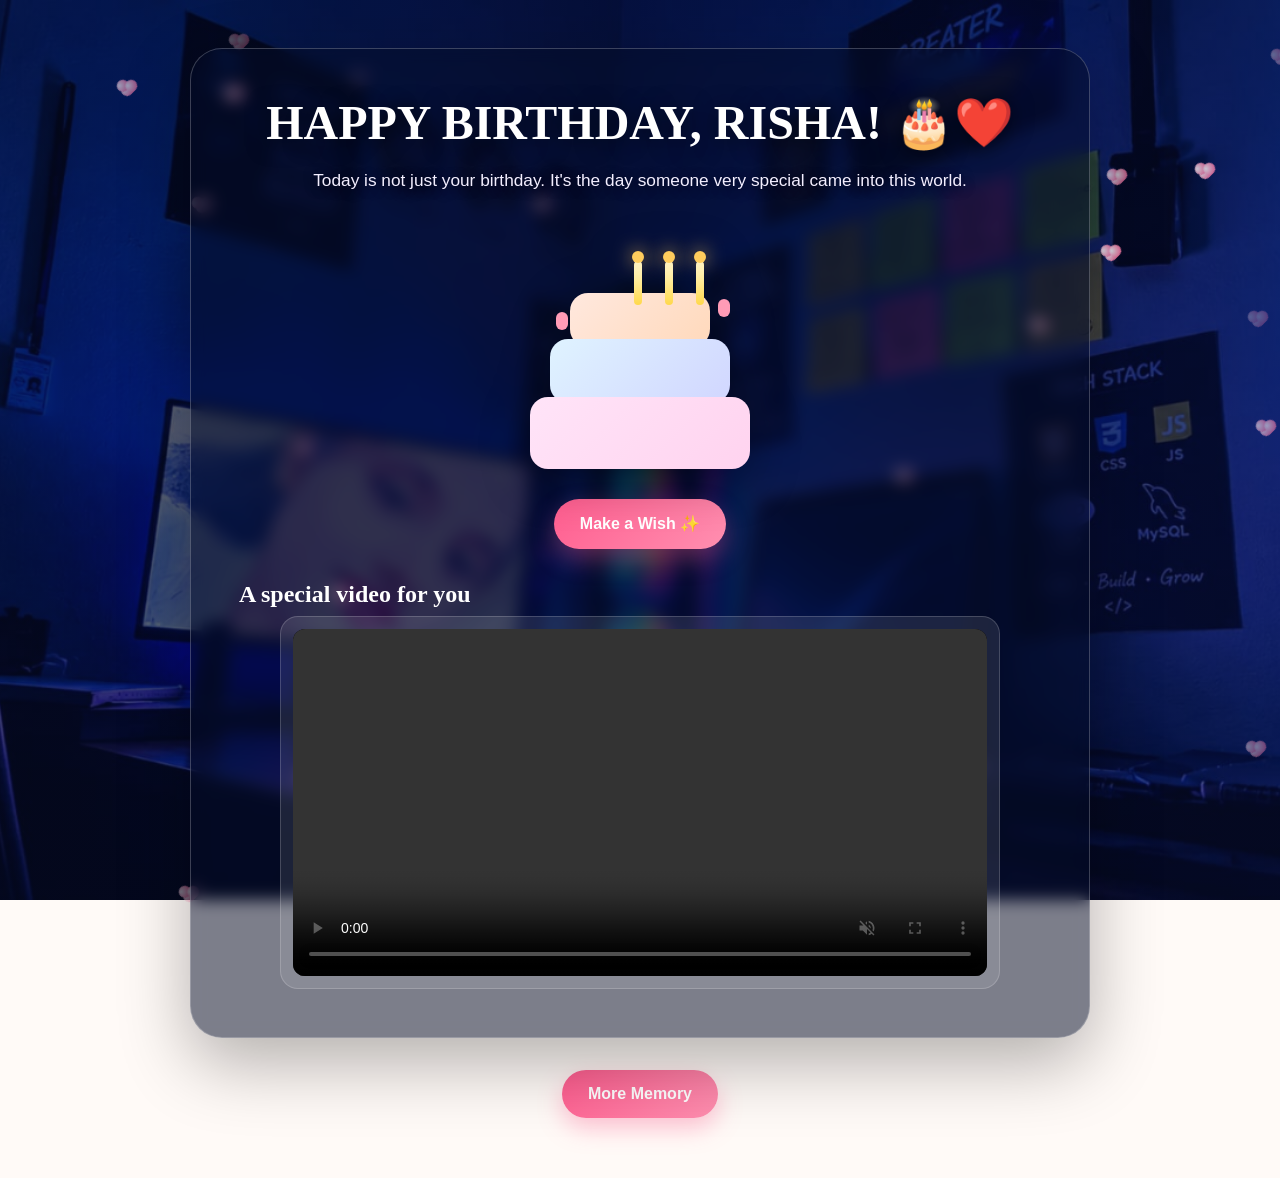
<file: birthday.html>
<!DOCTYPE html>
<html lang="en">
<head>
  <meta charset="UTF-8" />
  <meta name="viewport" content="width=device-width, initial-scale=1.0" />
  <title>HAPPY BIRTHDAY RISHA! 🎂❤️</title>
  <link rel="stylesheet" href="css/style.css" />
  <link rel="stylesheet" href="css/animations.css" />
  <link rel="stylesheet" href="css/gallery.css" />
</head>
<body class="birthday-page" data-page="birthday.html">
  <nav class="page-nav" data-nav-root></nav>
  <main class="page-shell">
    <div class="container birthday-content">
      <h1 class="section-title">HAPPY BIRTHDAY, RISHA! 🎂❤️</h1>
      <p class="subtitle birthday-intro">Today is not just your birthday. It's the day someone very special came into this world.</p>
      <div class="cake-art" aria-label="Birthday cake">
        <div class="cake-tier t3"></div>
        <div class="cake-tier t2"></div>
        <div class="cake-tier t1"></div>
        <div class="cake-candle" style="left: 48%;"></div>
        <div class="cake-candle" style="left: 59%;"></div>
        <div class="cake-candle" style="left: 70%;"></div>
        <div class="confetti" style="left: 20%; top: 35%;"></div>
        <div class="confetti" style="left: 78%; top: 30%;"></div>
      </div>
      <button id="make-wish" class="button">Make a Wish ✨</button>
      <div id="birthday-wish" class="panel birthday-wish hidden">
        <p class="subtitle">May your life be filled with happiness, good health, and every beautiful thing your heart deserves. Keep smiling, Lado Rani. Happy Birthday, Risha ❤️</p>
      </div>
      <section class="birthday-videos" aria-labelledby="birthday-videos-title">
        <h2 id="birthday-videos-title">A special video for you</h2>
        <div class="birthday-video-grid">
          <figure class="birthday-video-card">
            <video autoplay muted loop playsinline controls preload="auto">
              <source src="assets/video/1116.mp4" type="video/mp4" />
              Your browser does not support embedded videos.
            </video>
          </figure>
        </div>
      </section>
    </div>
  </main>
  <script src="js/navigation.js"></script>
  
  <script src="js/main.js"></script>
  <script src="js/animations.js"></script>
  
</body>
</html>
</file>
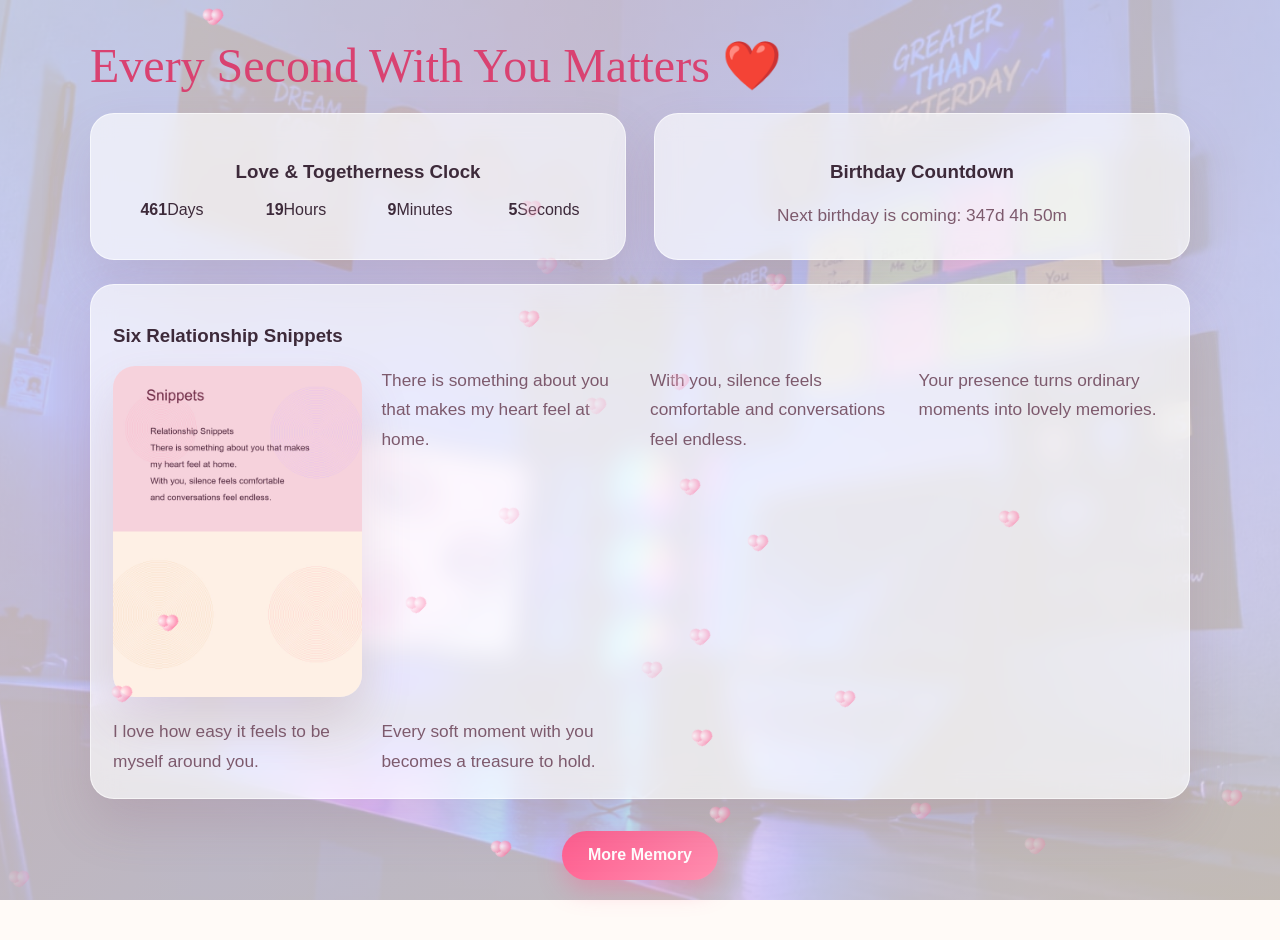
<file: counter.html>
<!DOCTYPE html>
<html lang="en">
<head>
  <meta charset="UTF-8" />
  <meta name="viewport" content="width=device-width, initial-scale=1.0" />
  <title>Every Second With You Matters ❤️</title>
  <link rel="stylesheet" href="css/style.css" />
  <link rel="stylesheet" href="css/animations.css" />
  <link rel="stylesheet" href="css/gallery.css" />
</head>
<body data-page="counter.html">
  <nav class="page-nav" data-nav-root></nav>
  <main class="page-shell"><div class="container"><div class="section-title">Every Second With You Matters ❤️</div><div class="grid-2" style="margin-top:20px;"><div class="panel" style="padding:28px; text-align:center;"><h3>Love & Togetherness Clock</h3><div id="love-clock" class="grid-4" style="margin-top:16px;"></div></div><div class="panel" style="padding:28px; text-align:center;"><h3>Birthday Countdown</h3><div id="birthday-countdown" class="subtitle">Loading countdown...</div></div></div><div class="panel" style="margin-top:24px; padding:22px;"><h3>Six Relationship Snippets</h3><div class="rose-grid" style="margin-top:16px;"><div class="card-image"><img src="assets/images/card-snippets.jpg" alt="Relationship snippets card" /></div><div class="subtitle">There is something about you that makes my heart feel at home.</div><div class="subtitle">With you, silence feels comfortable and conversations feel endless.</div><div class="subtitle">Your presence turns ordinary moments into lovely memories.</div><div class="subtitle">I love how easy it feels to be myself around you.</div><div class="subtitle">Every soft moment with you becomes a treasure to hold.</div></div></div></div></main>
  <script src="js/navigation.js"></script>
  
  <script src="js/main.js"></script>
  <script src="js/animations.js"></script>
  
</body>
</html>
</file>
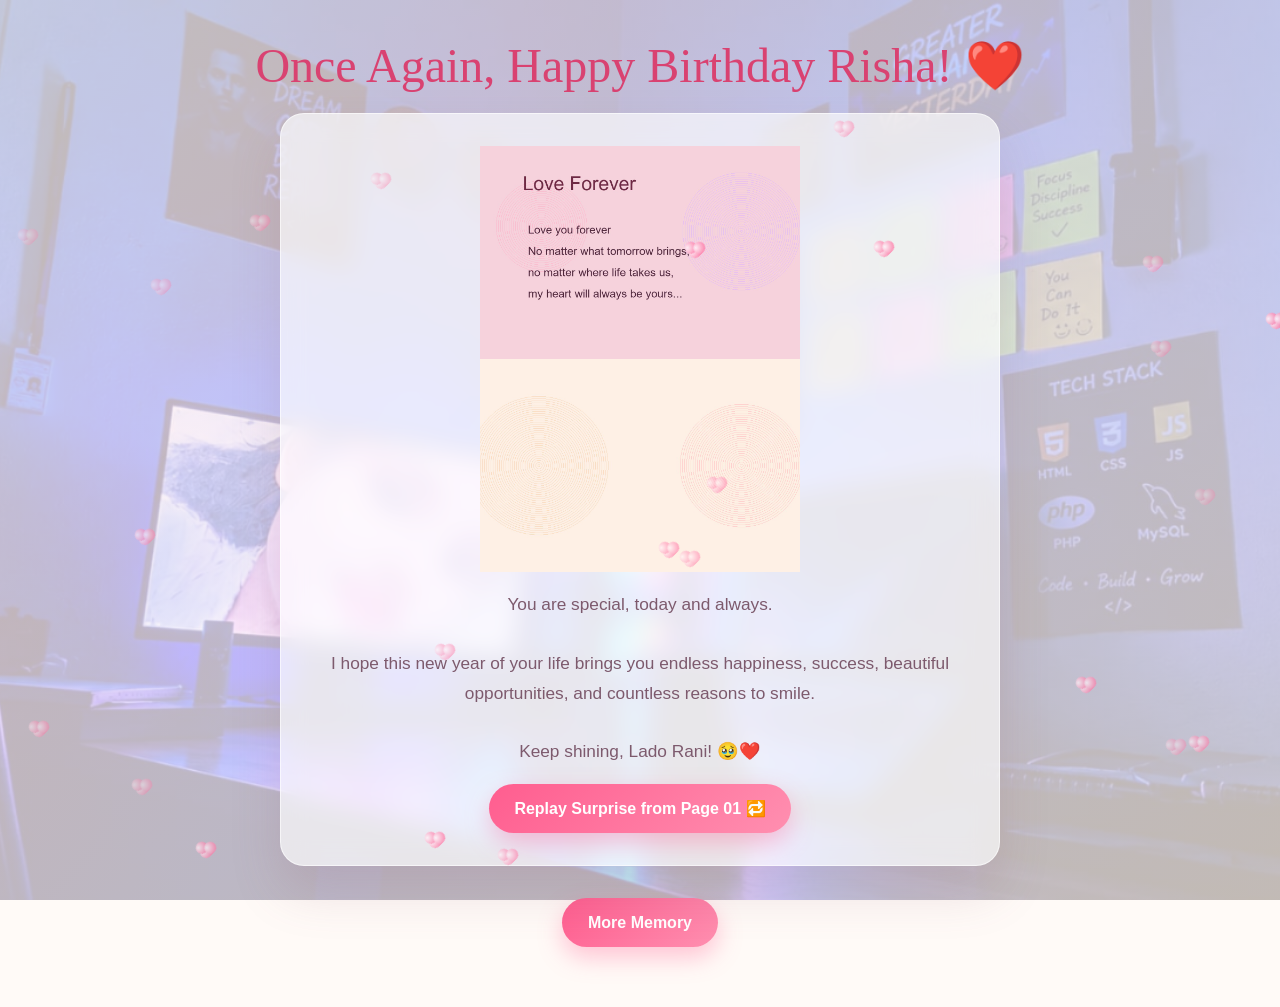
<file: forever.html>
<!DOCTYPE html>
<html lang="en">
<head>
  <meta charset="UTF-8" />
  <meta name="viewport" content="width=device-width, initial-scale=1.0" />
  <title>Once Again, Happy Birthday Risha! ❤️</title>
  <link rel="stylesheet" href="css/style.css" />
  <link rel="stylesheet" href="css/animations.css" />
  <link rel="stylesheet" href="css/gallery.css" />
</head>
<body data-page="forever.html">
  <nav class="page-nav" data-nav-root></nav>
  <main class="page-shell"><div class="container" style="text-align:center;"><div class="section-title">Once Again, Happy Birthday Risha! ❤️</div><div class="panel" style="padding:32px; max-width:720px; margin:20px auto;"><img src="assets/images/card-love-forever.jpg" alt="Love forever card" style="max-width:320px; margin:0 auto 18px;" /><p class="subtitle">You are special, today and always.<br><br>I hope this new year of your life brings you endless happiness, success, beautiful opportunities, and countless reasons to smile.<br><br>Keep shining, Lado Rani! 🥹❤️</p><a href="index.html" class="button">Replay Surprise from Page 01 🔁</a></div></div></main>
  <script src="js/navigation.js"></script>
  
  <script src="js/main.js"></script>
  <script src="js/animations.js"></script>
  
</body>
</html>
</file>
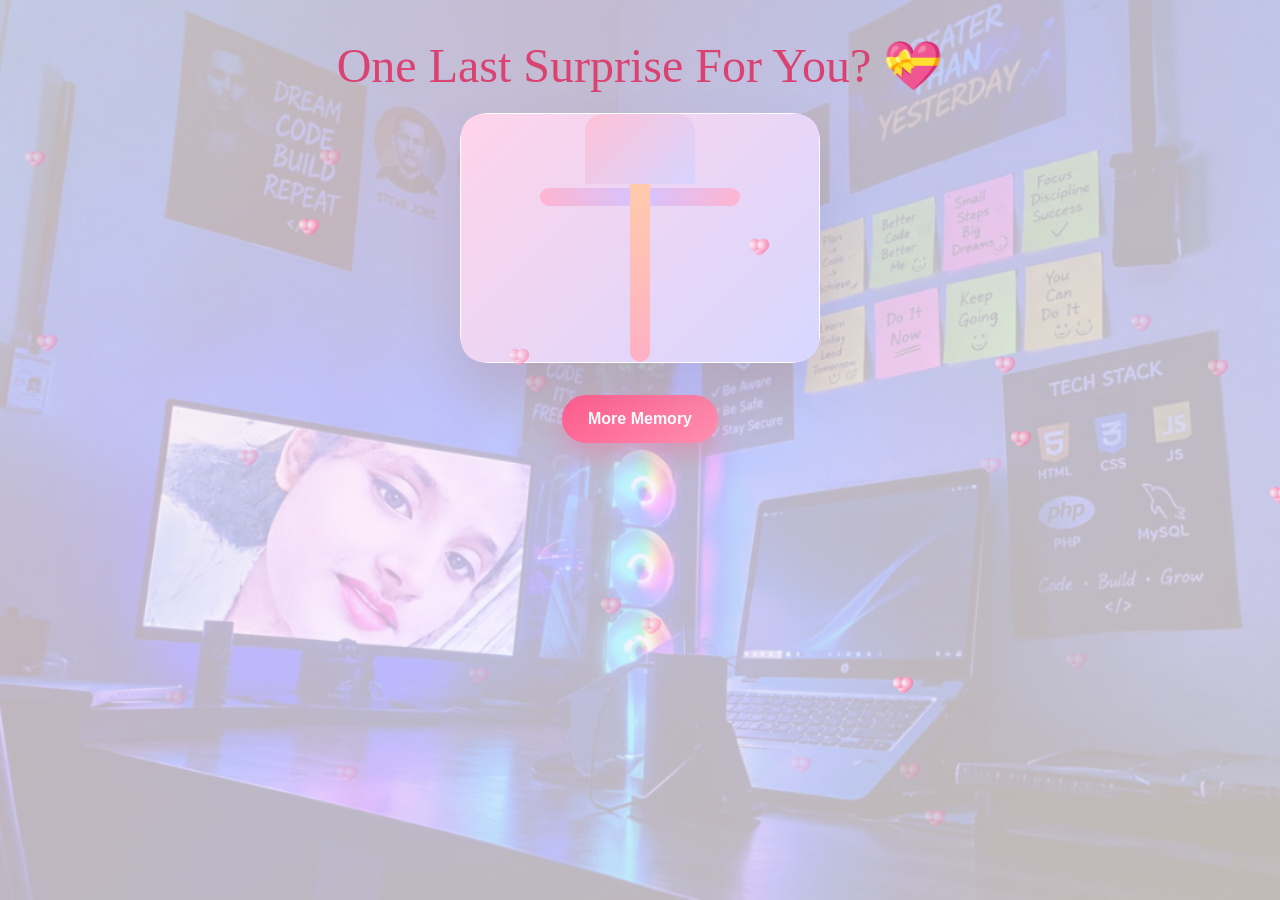
<file: gift.html>
<!DOCTYPE html>
<html lang="en">
<head>
  <meta charset="UTF-8" />
  <meta name="viewport" content="width=device-width, initial-scale=1.0" />
  <title>One Last Surprise For You? 💝</title>
  <link rel="stylesheet" href="css/style.css" />
  <link rel="stylesheet" href="css/animations.css" />
  <link rel="stylesheet" href="css/gallery.css" />
</head>
<body data-page="gift.html">
  <nav class="page-nav" data-nav-root></nav>
  <main class="page-shell"><div class="container" style="text-align:center;"><div class="section-title">One Last Surprise For You? 💝</div><div id="gift-box" class="gift-box" style="max-width:360px; margin:20px auto; padding:20px; position:relative; height:250px; cursor:pointer;" aria-label="Gift box"><div style="position:absolute; inset:0; background: linear-gradient(135deg, #ffd4ea, #d7d7ff); border-radius:22px;"></div><div style="position:absolute; left:50%; top:30%; transform:translateX(-50%); width:200px; height:18px; background:linear-gradient(90deg,#ffb5d1,#d5c3ff,#ffb5d1); border-radius:12px; "></div><div style="position:absolute; left:50%; top:0; transform:translateX(-50%); width:20px; height:100%; background:linear-gradient(180deg,#ffd5a1,#ffb0c5); border-radius:12px;"></div><div style="position:absolute; left:50%; top:0; transform:translateX(-50%); width:110px; height:70px; background:linear-gradient(135deg,#ffc1d7,#d7d4ff); border-radius:18px 18px 0 0;"></div></div><div id="gift-reveal" class="hidden panel" style="max-width:600px; margin:20px auto; padding:24px;"><img src="assets/images/card-moon-infinity.jpg" alt="Moon infinity card" style="max-width:260px; margin: 0 auto 18px;" /><p class="subtitle">I LOVE YOU from here to the moon, to infinity, until the end of the universe and beyond...</p><p class="subtitle">Among all the beautiful things in this world, your smile is one of my favourites. ❤️</p></div></div></main>
  <script src="js/navigation.js"></script>
  
  <script src="js/main.js"></script>
  <script src="js/animations.js"></script>
  
</body>
</html>
</file>
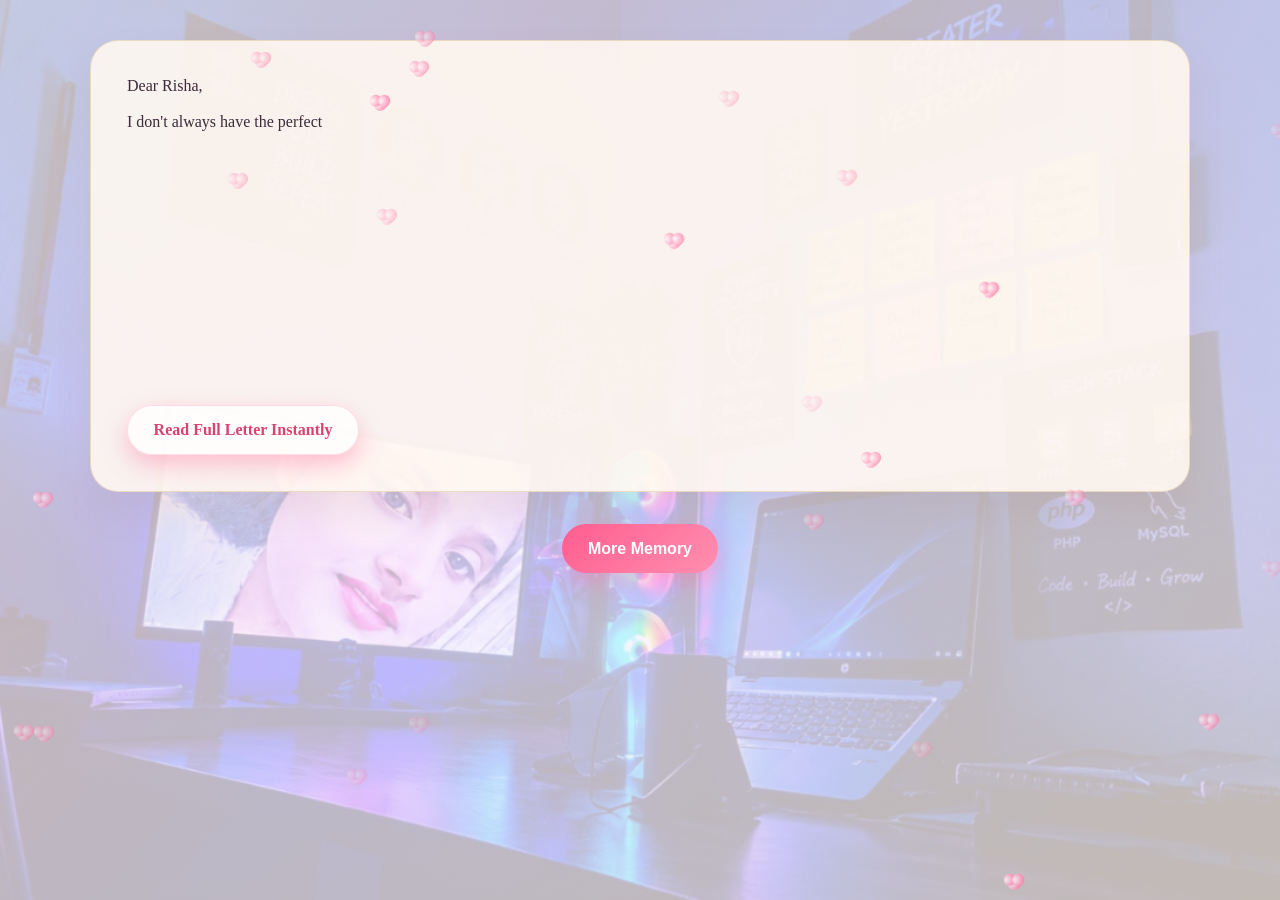
<file: letter.html>
<!DOCTYPE html>
<html lang="en">
<head>
  <meta charset="UTF-8" />
  <meta name="viewport" content="width=device-width, initial-scale=1.0" />
  <title>A Little Letter From My Heart 💌</title>
  <link rel="stylesheet" href="css/style.css" />
  <link rel="stylesheet" href="css/animations.css" />
  <link rel="stylesheet" href="css/gallery.css" />
</head>
<body data-page="letter.html">
  <nav class="page-nav" data-nav-root></nav>
  <main class="page-shell"><div class="container letter-page"><div class="paper"><div class="typewriter-text" id="typewriter-text" data-full="Dear Risha,

I don't always have the perfect words to explain how special you are to me.

Your smile makes my day brighter, your happiness means a lot to me, and your presence makes ordinary moments beautiful.

I may not be perfect, but my wishes for you will always be genuine.

On your birthday, I wish you endless happiness, good health, success, and all the beautiful things your heart dreams of.

Keep smiling, keep shining, and never stop being the amazing girl you are.

Happy Birthday, Risha! ❤️

Always yours,

Hamesha tumhara ❤️">Dear Risha,</div><div style="display:flex; gap:12px; margin-top:18px; flex-wrap:wrap;"><button id="skip-letter" class="button secondary">Read Full Letter Instantly</button></div></div></div></main>
  <script src="js/navigation.js"></script>
  
  <script src="js/main.js"></script>
  <script src="js/animations.js"></script>
  
</body>
</html>
</file>
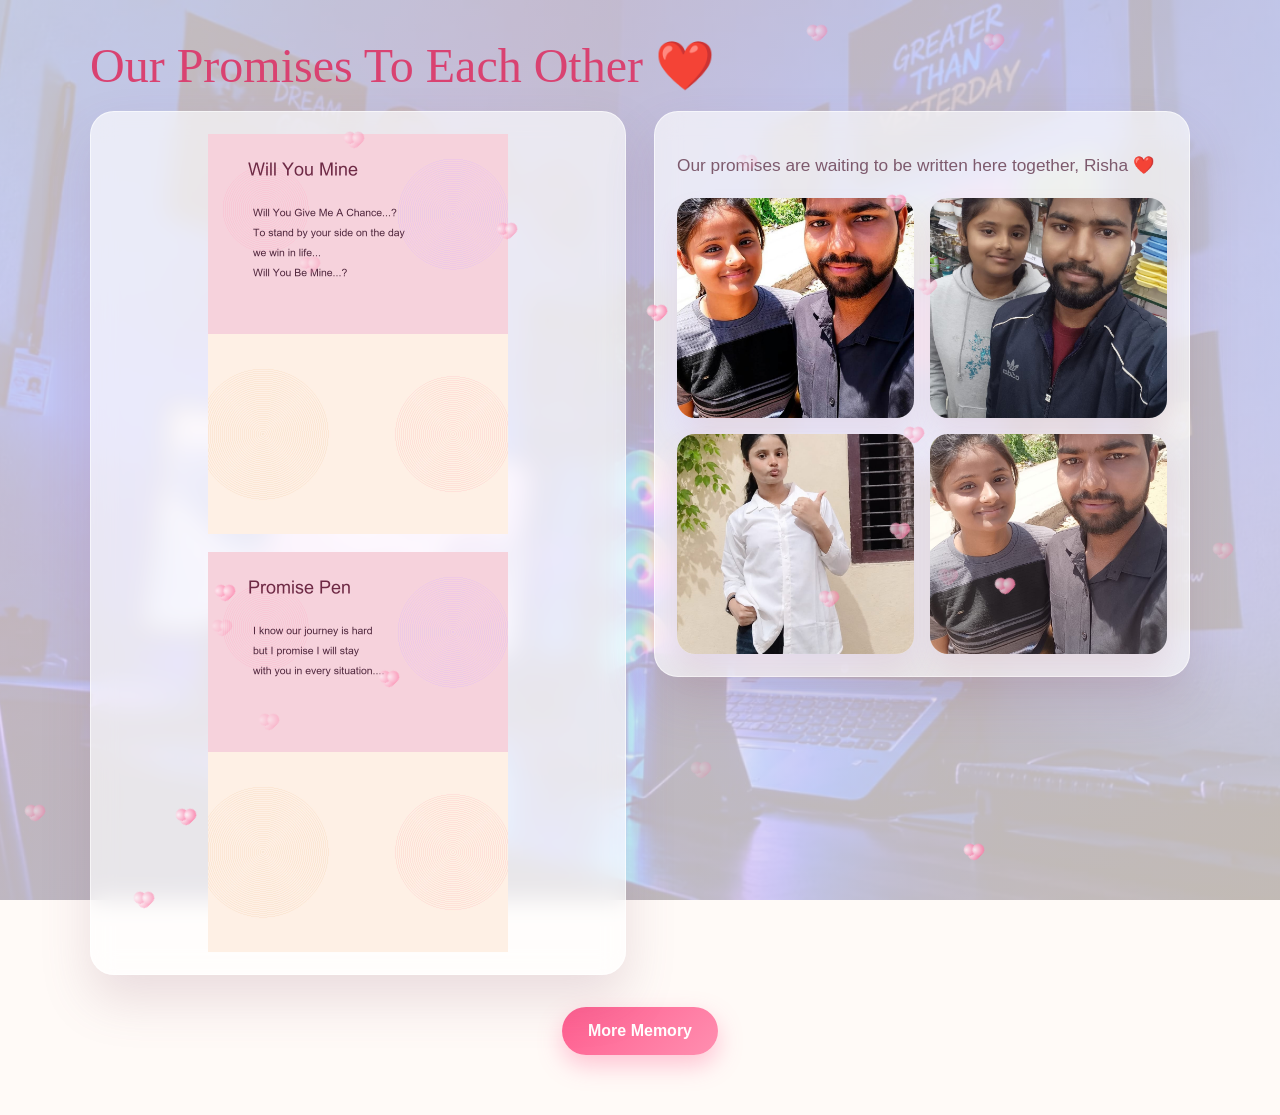
<file: promises.html>
<!DOCTYPE html>
<html lang="en">
<head>
  <meta charset="UTF-8" />
  <meta name="viewport" content="width=device-width, initial-scale=1.0" />
  <title>Our Promises To Each Other ❤️</title>
  <link rel="stylesheet" href="css/style.css" />
  <link rel="stylesheet" href="css/animations.css" />
  <link rel="stylesheet" href="css/gallery.css" />
</head>
<body data-page="promises.html">
  <nav class="page-nav" data-nav-root></nav>
  <main class="page-shell"><div class="container"><div class="section-title">Our Promises To Each Other ❤️</div><div class="grid-2" style="margin-top:18px; align-items:start;"><div class="panel" style="padding:22px;"><img src="assets/images/card-will-you-mine.jpg" alt="Will you be mine card" style="margin:0 auto 18px; max-width:300px;" /><img src="assets/images/card-promise-pen.jpg" alt="Promise pen card" style="margin:0 auto; max-width:300px;" /></div><div class="panel" style="padding:22px;"><div class="promise-list"><p class="subtitle">Our promises are waiting to be written here together, Risha ❤️</p><div id="promise-photo-grid" class="photo-grid"></div></div></div></div></div></main>
  <script src="js/navigation.js"></script>
  
  <script src="js/main.js"></script>
  <script src="js/animations.js"></script>
  <script src="js/personal-media.js"></script>
  
</body>
</html>
</file>
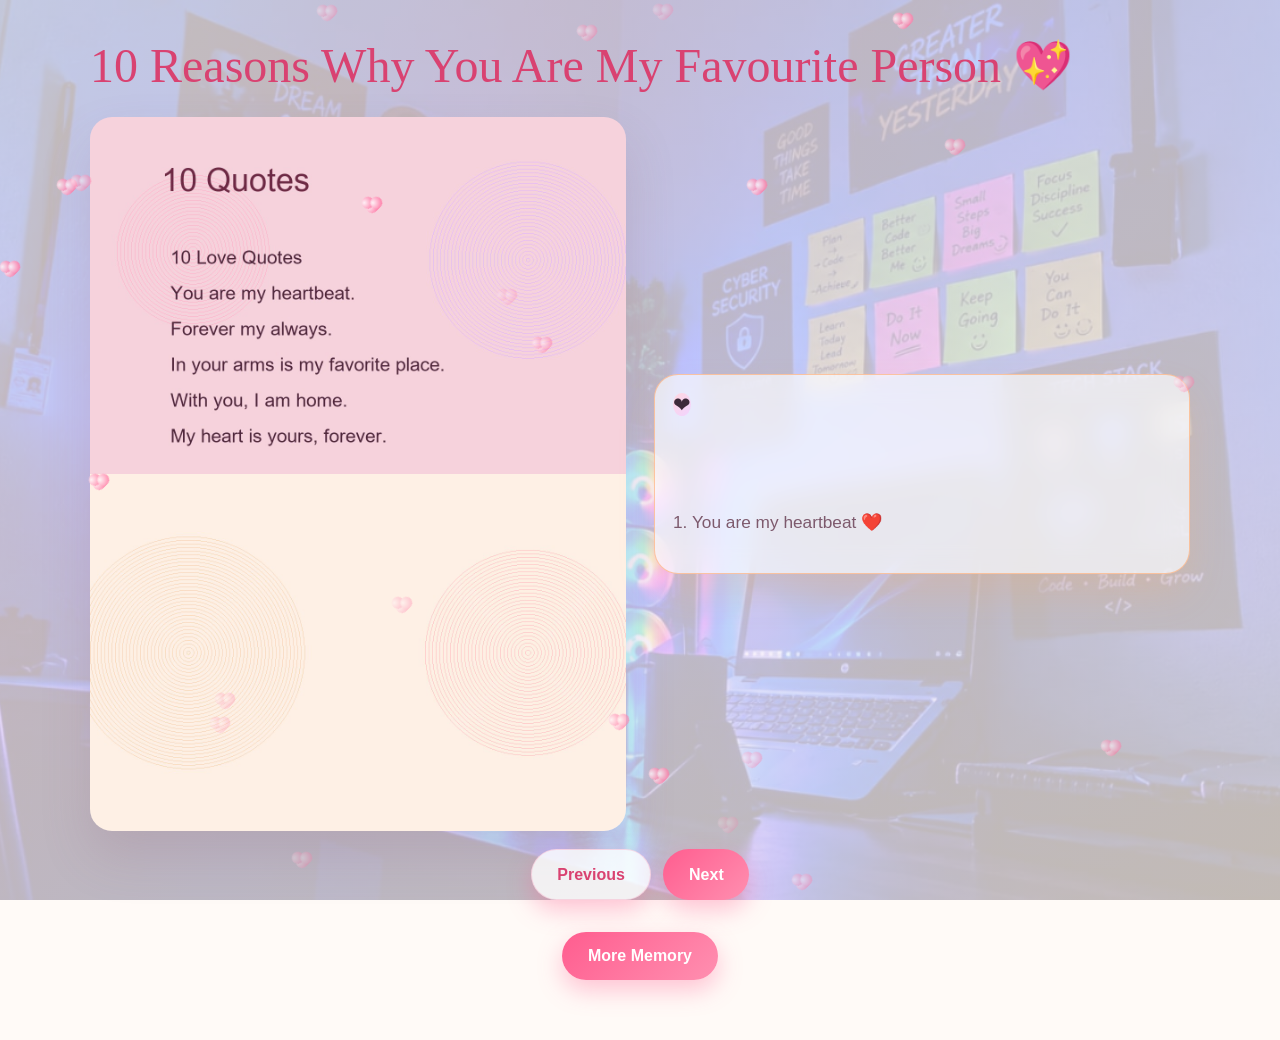
<file: quotes.html>
<!DOCTYPE html>
<html lang="en">
<head>
  <meta charset="UTF-8" />
  <meta name="viewport" content="width=device-width, initial-scale=1.0" />
  <title>10 Reasons Why You Are My Favourite Person 💖</title>
  <link rel="stylesheet" href="css/style.css" />
  <link rel="stylesheet" href="css/animations.css" />
  <link rel="stylesheet" href="css/gallery.css" />
</head>
<body data-page="quotes.html">
  <nav class="page-nav" data-nav-root></nav>
  <main class="page-shell"><div class="container"><div class="section-title">10 Reasons Why You Are My Favourite Person 💖</div><div class="grid-2" style="margin-top:24px; align-items:center;"><div class="card-image"><img src="assets/images/card-10-quotes.jpg" alt="10 love quotes card" /></div><div class="quote-deck"><div class="quote-card active" data-index="0"><div><span class="heart-badge">❤</span></div><p class="subtitle">1. You are my heartbeat ❤️</p></div><div class="quote-card hidden" data-index="1"><div><span class="heart-badge">❤</span></div><p class="subtitle">2. Forever my always ❤️</p></div><div class="quote-card hidden" data-index="2"><div><span class="heart-badge">❤</span></div><p class="subtitle">3. In your arms is my favorite place 🥰</p></div><div class="quote-card hidden" data-index="3"><div><span class="heart-badge">❤</span></div><p class="subtitle">4. With you, I am home 💗</p></div><div class="quote-card hidden" data-index="4"><div><span class="heart-badge">❤</span></div><p class="subtitle">5. Your smile makes my world brighter ✨</p></div><div class="quote-card hidden" data-index="5"><div><span class="heart-badge">❤</span></div><p class="subtitle">6. You make ordinary moments magical.</p></div><div class="quote-card hidden" data-index="6"><div><span class="heart-badge">❤</span></div><p class="subtitle">7. My favourite notification will always be yours.</p></div><div class="quote-card hidden" data-index="7"><div><span class="heart-badge">❤</span></div><p class="subtitle">8. You are my sunshine on a cloudy day.</p></div><div class="quote-card hidden" data-index="8"><div><span class="heart-badge">❤</span></div><p class="subtitle">9. Loving you is the best decision I've ever made.</p></div><div class="quote-card hidden" data-index="9"><div><span class="heart-badge">❤</span></div><p class="subtitle">10. My heart is yours, forever 💗</p></div></div></div><div style="display:flex; justify-content:center; gap:12px; margin-top:18px; flex-wrap:wrap;"><button id="prev-quote" class="button secondary">Previous</button><button id="next-quote" class="button">Next</button></div></div></main>
  <script src="js/navigation.js"></script>
  
  <script src="js/main.js"></script>
  <script src="js/animations.js"></script>
  
</body>
</html>
</file>
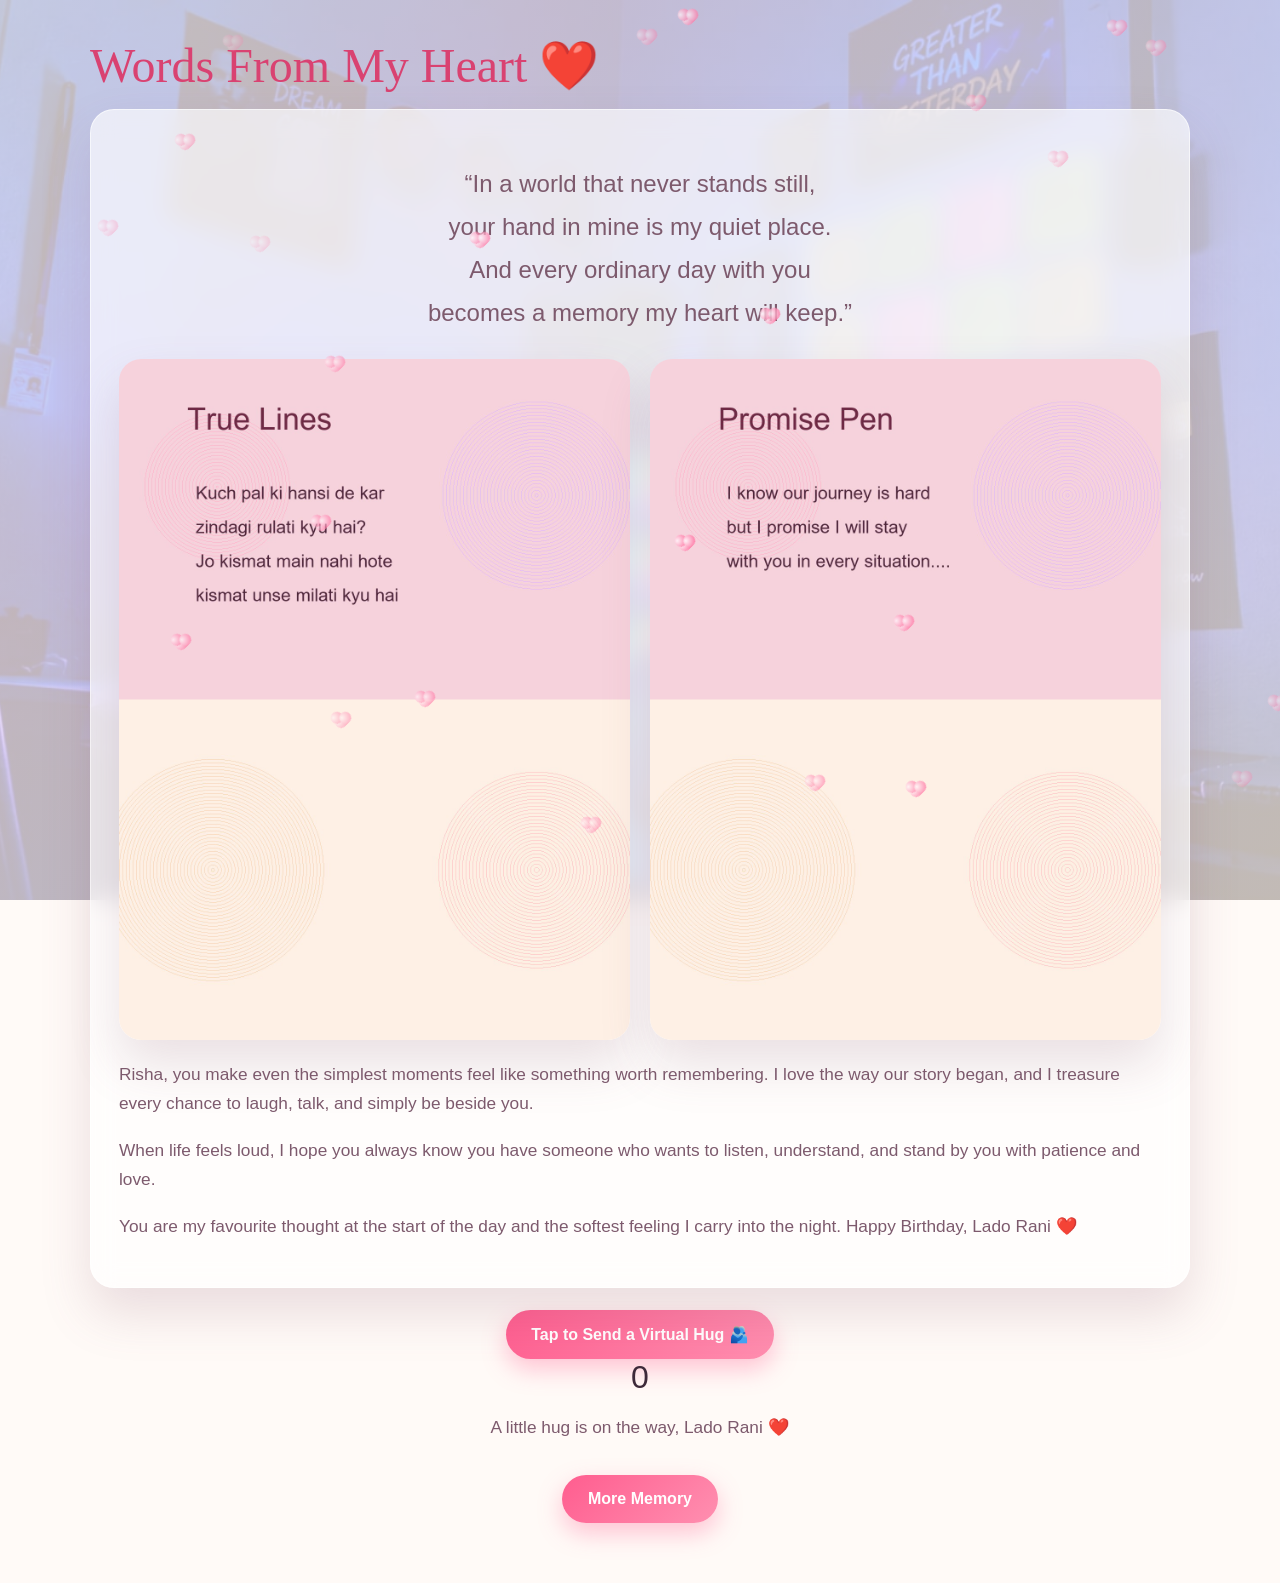
<file: shayari.html>
<!DOCTYPE html>
<html lang="en">
<head>
  <meta charset="UTF-8" />
  <meta name="viewport" content="width=device-width, initial-scale=1.0" />
  <title>Words From My Heart ❤️</title>
  <link rel="stylesheet" href="css/style.css" />
  <link rel="stylesheet" href="css/animations.css" />
  <link rel="stylesheet" href="css/gallery.css" />
</head>
<body data-page="shayari.html">
  <nav class="page-nav" data-nav-root></nav>
  <main class="page-shell"><div class="container"><div class="section-title">Words From My Heart ❤️</div><div class="panel" style="padding:28px; margin-top:16px;"><p class="subtitle" style="font-size:1.5rem; text-align:center; line-height:1.8;">“In a world that never stands still,<br>your hand in mine is my quiet place.<br>And every ordinary day with you<br>becomes a memory my heart will keep.”</p><div class="rose-grid" style="margin-top:20px;"><div class="card-image"><img src="assets/images/card-true-lines.jpg" alt="Romantic words card" /></div><div class="card-image"><img src="assets/images/card-promise-pen.jpg" alt="Love note card" /></div></div><p class="subtitle" style="margin-top:20px;">Risha, you make even the simplest moments feel like something worth remembering. I love the way our story began, and I treasure every chance to laugh, talk, and simply be beside you.</p><p class="subtitle">When life feels loud, I hope you always know you have someone who wants to listen, understand, and stand by you with patience and love.</p><p class="subtitle">You are my favourite thought at the start of the day and the softest feeling I carry into the night. Happy Birthday, Lado Rani ❤️</p></div><div style="text-align:center; margin-top:22px;"><button id="virtual-hug" class="button">Tap to Send a Virtual Hug 🫂</button><div class="virtual-hug" id="hug-count">0</div><p id="hug-message" class="subtitle">A little hug is on the way, Lado Rani ❤️</p></div></div></main>
  <script src="js/navigation.js"></script>
  
  <script src="js/main.js"></script>
  <script src="js/animations.js"></script>
  
</body>
</html>
</file>
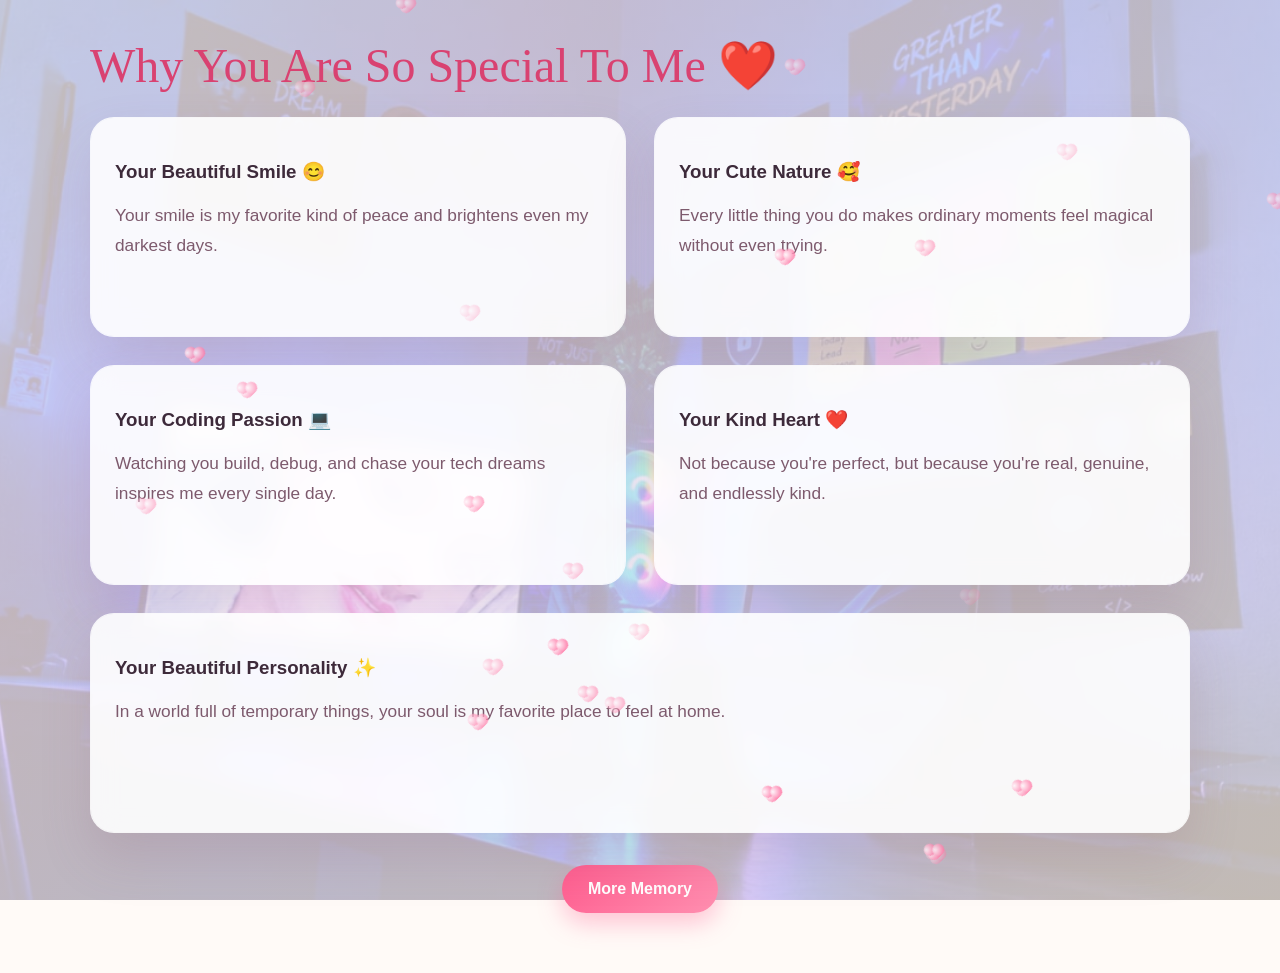
<file: special.html>
<!DOCTYPE html>
<html lang="en">
<head>
  <meta charset="UTF-8" />
  <meta name="viewport" content="width=device-width, initial-scale=1.0" />
  <title>Why You Are So Special To Me ❤️</title>
  <link rel="stylesheet" href="css/style.css" />
  <link rel="stylesheet" href="css/animations.css" />
  <link rel="stylesheet" href="css/gallery.css" />
</head>
<body data-page="special.html">
  <nav class="page-nav" data-nav-root></nav>
  <main class="page-shell"><div class="container"><div class="section-title">Why You Are So Special To Me ❤️</div><div class="grid-2" style="margin-top:24px;"><div class="flip-card panel" style="min-height:220px; padding:0; overflow:hidden;"><div class="flip-card-inner"><div class="flip-card-face"><h3>Your Beautiful Smile 😊</h3><p class="subtitle">Your smile is my favorite kind of peace and brightens even my darkest days.</p></div><div class="flip-card-face flip-card-back"><p class="subtitle">It feels like sunlight after rain and brings calm to my restless heart.</p></div></div></div><div class="flip-card panel" style="min-height:220px; padding:0; overflow:hidden;"><div class="flip-card-inner"><div class="flip-card-face"><h3>Your Cute Nature 🥰</h3><p class="subtitle">Every little thing you do makes ordinary moments feel magical without even trying.</p></div><div class="flip-card-face flip-card-back"><p class="subtitle">You make the smallest gestures feel like the biggest gift.</p></div></div></div><div class="flip-card panel" style="min-height:220px; padding:0; overflow:hidden;"><div class="flip-card-inner"><div class="flip-card-face"><h3>Your Coding Passion 💻</h3><p class="subtitle">Watching you build, debug, and chase your tech dreams inspires me every single day.</p></div><div class="flip-card-face flip-card-back"><p class="subtitle">Your determination and focus make you even more lovable.</p></div></div></div><div class="flip-card panel" style="min-height:220px; padding:0; overflow:hidden;"><div class="flip-card-inner"><div class="flip-card-face"><h3>Your Kind Heart ❤️</h3><p class="subtitle">Not because you're perfect, but because you're real, genuine, and endlessly kind.</p></div><div class="flip-card-face flip-card-back"><p class="subtitle">The way you care makes the whole world feel a little warmer.</p></div></div></div><div class="flip-card panel" style="min-height:220px; padding:0; overflow:hidden; grid-column: 1 / -1;"><div class="flip-card-inner"><div class="flip-card-face"><h3>Your Beautiful Personality ✨</h3><p class="subtitle">In a world full of temporary things, your soul is my favorite place to feel at home.</p></div><div class="flip-card-face flip-card-back"><p class="subtitle">You are honest, tender, bright, and deeply comforting—my favorite person, always.</p></div></div></div></div></div></main>
  <script src="js/navigation.js"></script>
  
  <script src="js/main.js"></script>
  <script src="js/animations.js"></script>
  
</body>
</html>
</file>
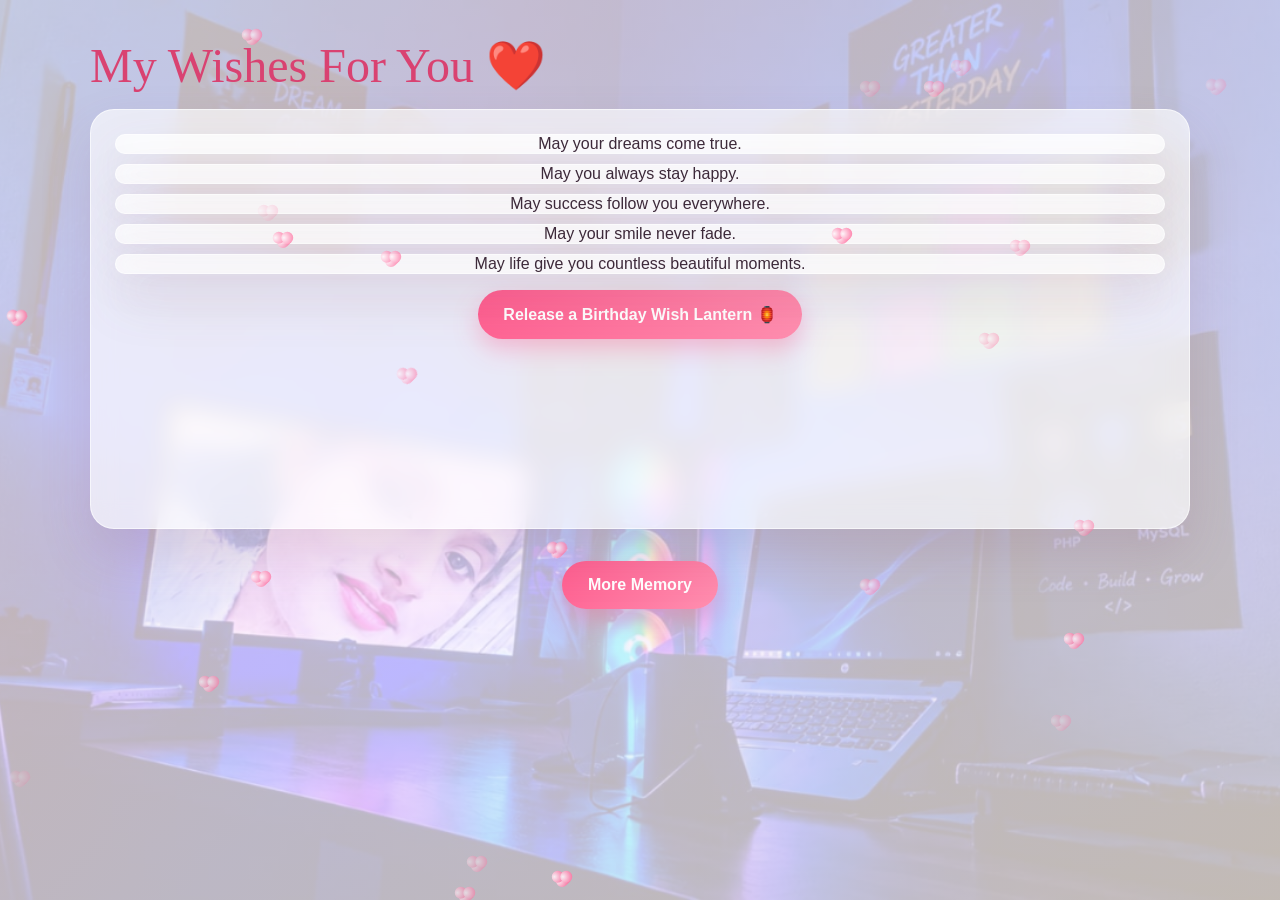
<file: wishes.html>
<!DOCTYPE html>
<html lang="en">
<head>
  <meta charset="UTF-8" />
  <meta name="viewport" content="width=device-width, initial-scale=1.0" />
  <title>My Wishes For You ❤️</title>
  <link rel="stylesheet" href="css/style.css" />
  <link rel="stylesheet" href="css/animations.css" />
  <link rel="stylesheet" href="css/gallery.css" />
</head>
<body data-page="wishes.html">
  <nav class="page-nav" data-nav-root></nav>
  <main class="page-shell"><div class="container"><div class="section-title">My Wishes For You ❤️</div><div class="wish-sky panel" style="position:relative; min-height:420px; overflow:hidden; padding:24px; text-align:center;"><div class="floating-dots"><span style="left:10%; top:20%;"></span><span style="left:25%; top:32%;"></span><span style="left:45%; top:18%;"></span><span style="left:70%; top:28%;"></span><span style="left:80%; top:18%;"></span></div><div style="display:grid; gap:10px; margin-bottom:16px;"><div class="wish-card">May your dreams come true.</div><div class="wish-card">May you always stay happy.</div><div class="wish-card">May success follow you everywhere.</div><div class="wish-card">May your smile never fade.</div><div class="wish-card">May life give you countless beautiful moments.</div></div><button id="release-lantern" class="button" type="button">Release a Birthday Wish Lantern 🏮</button></div></div></main>
  <script src="js/navigation.js"></script>
  
  <script src="js/main.js"></script>
  <script src="js/animations.js"></script>
  
</body>
</html>
</file>
<file: css/style.css>
:root {
  --bg-cream: #fffaf7;
  --bg-pink: #ffe7ef;
  --bg-lavender: #f1e7ff;
  --bg-peach: #ffe9d9;
  --card: rgba(255,255,255,0.7);
  --card-strong: rgba(255,255,255,0.9);
  --rose: #ff5d8f;
  --rose-deep: #d94271;
  --gold: #d6b06b;
  --pink: #ffb8cf;
  --lavender: #d8c1ff;
  --text: #3d2a3a;
  --muted: #7d5a6d;
  --shadow: 0 25px 50px rgba(139, 87, 112, 0.18);
  --radius: 24px;
}
* { box-sizing: border-box; }
html { scroll-behavior: smooth; }
body {
  margin: 0;
  font-family: "Segoe UI", Tahoma, Geneva, Verdana, sans-serif;
  background-color: var(--bg-cream);
  background-image:
    linear-gradient(135deg, rgba(255, 250, 247, 0.76) 0%, rgba(255, 238, 243, 0.76) 25%, rgba(247, 241, 255, 0.76) 50%, rgba(255, 245, 236, 0.76) 100%),
    url("../assets/images/birthday-background.png");
  background-position: center, center;
  background-repeat: no-repeat, no-repeat;
  background-size: cover, cover;
  background-attachment: fixed, fixed;
  color: var(--text);
  min-height: 100vh;
  overflow-x: hidden;
}
img { max-width: 100%; display: block; }
a { color: inherit; text-decoration: none; }
button, input { font: inherit; }
.container { width: min(1100px, calc(100% - 24px)); margin: 0 auto; }
.page-shell { padding: 40px 0 60px; min-height: 100vh; }
.hero-card, .panel, .memory-card, .quote-card, .coupon, .wish-card, .gift-box {
  background: rgba(255,255,255,0.65);
  backdrop-filter: blur(12px);
  border: 1px solid rgba(255,255,255,0.6);
  box-shadow: var(--shadow);
  border-radius: var(--radius);
}
.section-title {
  font-size: clamp(2rem, 4vw, 3rem);
  line-height: 1.1;
  margin: 0 0 16px;
  color: var(--rose-deep);
  font-family: Georgia, 'Times New Roman', serif;
}
.subtitle { color: var(--muted); font-size: 1.08rem; line-height: 1.7; }
.button {
  appearance: none; border: none; cursor: pointer; display: inline-flex; align-items: center; justify-content: center;
  padding: 0.95rem 1.6rem; border-radius: 999px; background: linear-gradient(135deg, var(--rose), #ff8fb0);
  color: white; font-weight: 700; box-shadow: 0 10px 25px rgba(255, 93, 143, 0.35); transition: transform .25s ease, box-shadow .25s ease;
}
.button:hover { transform: translateY(-2px) scale(1.01); box-shadow: 0 18px 30px rgba(255, 93, 143, 0.45); }
.button.secondary { background: rgba(255,255,255,0.8); color: var(--rose-deep); border: 1px solid rgba(255,93,143,0.2); }
.more-memory-button { display: flex; width: fit-content; margin: 32px auto 0; }
.hero-photo { width: 100%; height: 460px; object-fit: cover; object-position: center 32%; }
.page-nav { display: none; }
.grid-2 { display: grid; grid-template-columns: repeat(2, minmax(0, 1fr)); gap: 28px; }
.grid-4 { display: grid; grid-template-columns: repeat(4, minmax(0, 1fr)); gap: 18px; }
.card-image { border-radius: 22px; overflow: hidden; box-shadow: var(--shadow); }
.rose-grid { display: grid; grid-template-columns: repeat(auto-fit, minmax(220px, 1fr)); gap: 20px; }
@media (max-width: 768px) {
  body { background-attachment: scroll, scroll; }
  .grid-2, .grid-4 { grid-template-columns: 1fr; }
  .more-memory-button { margin-top: 24px; }
  .page-shell { padding-top: 40px; }
}
</file>
<file: css/animations.css>
@keyframes floaty { 0%,100%{transform: translateY(0) scale(1);} 50%{transform: translateY(-18px) scale(1.04);} }
@keyframes drift { 0%{transform: translateY(-20px) translateX(0); opacity:0;} 10%{opacity:1;} 100%{transform: translateY(120vh) translateX(18px); opacity:0;} }
@keyframes sparkle { 0%{opacity:0.3; transform:scale(.6);} 50%{opacity:1; transform:scale(1.2);} 100%{opacity:0.2; transform:scale(.9);} }
@keyframes shake { 0%,100%{transform: translateX(0)} 20%{transform: translateX(-8px)} 40%{transform: translateX(8px)} 60%{transform: translateX(-6px)} 80%{transform: translateX(6px)} }
.heart-piece { position: fixed; width: 12px; height: 12px; background: radial-gradient(circle at 30% 30%, #fff5fa, #ff8ab2 65%, #ff5d8f 100%); border-radius: 50% 50% 0 50%; transform: rotate(-45deg); opacity: 0.8; animation: drift 12s linear infinite; z-index: 1; pointer-events: none; }
.heart-piece::before, .heart-piece::after { content: ''; position: absolute; width: 100%; height: 100%; background: inherit; border-radius: 50%; }
.heart-piece::before { left: 0; top: -50%; }
.heart-piece::after { left: 50%; top: 0; }
.rose-petal { position: fixed; width: 14px; height: 18px; background: linear-gradient(135deg, #ff9db7, #f66aa4); border-radius: 70% 0 70% 0; opacity: 0.9; animation: drift 9s linear infinite; z-index: 1; pointer-events: none; }
.hero-envelope { position: relative; width: min(320px, 70vw); height: 200px; margin: 30px auto; }
.envelope-body { position: absolute; inset: 0; border-radius: 22px; background: linear-gradient(135deg, #ffe1ea, #ffc7d8); box-shadow: 0 18px 30px rgba(211, 118, 149, 0.24); }
.envelope-body::before { content: ''; position: absolute; inset: 0; background: linear-gradient(135deg, transparent 50%, rgba(255,255,255,0.6) 50%); clip-path: polygon(0 0, 50% 55%, 100% 0, 100% 100%, 0 100%); }
.envelope-seal { position: absolute; width: 74px; height: 74px; background: radial-gradient(circle at 30% 30%, #ffb7cf, #ff6d97); border-radius: 50%; left: 50%; top: 48%; transform: translate(-50%, -50%); box-shadow: 0 0 30px rgba(255, 94, 138, 0.5); }
.envelope-open { transform: rotateX(180deg); transition: transform 1.2s ease; }
.envelope-open .envelope-seal { opacity: 0; }
.flip-card { perspective: 1000px; }
.flip-card-inner { position: relative; width: 100%; height: 100%; transition: transform 0.7s; transform-style: preserve-3d; }
.flip-card:hover .flip-card-inner, .flip-card.flipped .flip-card-inner { transform: rotateY(180deg); }
.flip-card-face { position: absolute; inset: 0; backface-visibility: hidden; background: rgba(255,255,255,0.7); border-radius: 22px; padding: 24px; }
.flip-card-back { transform: rotateY(180deg); }
.timeline { position: relative; margin: 30px 0; }
.timeline::before { content: ''; position: absolute; left: 32px; top: 14px; bottom: 14px; width: 4px; background: linear-gradient(180deg, rgba(255, 124, 164, 0.8), rgba(195, 181, 255, 0.8)); border-radius: 10px; }
.timeline-item { position: relative; margin-left: 54px; background: rgba(255,255,255,0.7); border-radius: 24px; padding: 20px 20px 20px 24px; margin-bottom: 22px; box-shadow: 0 18px 30px rgba(168, 84, 120, 0.15); }
.timeline-item::before { content: attr(data-month); position: absolute; left: -54px; top: 22px; width: 22px; height: 22px; border-radius: 50%; background: linear-gradient(135deg, #ff93bf, #c5b0ff); box-shadow: 0 0 0 6px rgba(255,255,255,0.8); }
.cake-art { position: relative; width: 280px; height: 260px; margin: 26px auto 18px; }
.cake-tier { position: absolute; left: 50%; transform: translateX(-50%); border-radius: 18px; }
.cake-tier.t1 { bottom: 12px; width: 220px; height: 72px; background: linear-gradient(135deg, #ffe4f8, #ffd3ef); }
.cake-tier.t2 { bottom: 78px; width: 180px; height: 64px; background: linear-gradient(135deg, #dff3ff, #d1d6ff); }
.cake-tier.t3 { bottom: 134px; width: 140px; height: 54px; background: linear-gradient(135deg, #ffe8de, #ffd9bb); }
.cake-candle { position: absolute; bottom: 176px; width: 8px; height: 44px; border-radius: 12px; background: linear-gradient(180deg, #fffbda, #ffd84a); }
.cake-candle::before { content: ''; position: absolute; left: 50%; transform: translateX(-50%); top: -10px; width: 12px; height: 12px; border-radius: 50%; background: #ffcc5c; box-shadow: 0 0 18px rgba(255, 200, 80, 0.9); }
.confetti { position: absolute; width: 12px; height: 18px; background: #ff9bb6; border-radius: 6px; animation: sparkle 1.4s ease-in-out infinite; }
.letter-page .paper { background: rgba(255,248,240,0.9); border: 1px solid rgba(212, 175, 126, 0.4); box-shadow: 0 20px 35px rgba(168, 127, 87, 0.12); border-radius: 28px; padding: 36px; font-family: 'Georgia', serif; }
.typewriter-text { white-space: pre-line; min-height: 310px; }
.quote-deck { display: grid; gap: 20px; }
.quote-card { padding: 18px; min-height: 200px; display: flex; flex-direction: column; justify-content: space-between; }
.quote-card.active { border-color: rgba(255,177,124,0.7); box-shadow: 0 20px 36px rgba(255,171,89,0.2); }
.heart-badge { width: 48px; height: 48px; border-radius: 50%; font-size: 1.3rem; background: linear-gradient(135deg, #ffd7e0, #f1d3ff); border: none; cursor: pointer; }
.virtual-hug { font-size: 2rem; }
.promise-list label { display: flex; align-items: center; gap: 10px; margin: 12px 0; }
.promise-list input { accent-color: #ff5d8f; width: 18px; height: 18px; }
.secret-lockbox, .gift-box { background: linear-gradient(135deg, rgba(255,255,255,0.7), rgba(255,221,235,0.82)); border: 1px solid rgba(255,255,255,0.9); border-radius: 28px; box-shadow: var(--shadow); }
.gallery-grid { display: grid; grid-template-columns: repeat(auto-fit, minmax(180px, 1fr)); gap: 16px; margin-top: 18px; }
.gallery-item { background: rgba(255,255,255,0.75); border-radius: 18px; overflow: hidden; box-shadow: var(--shadow); }
.gallery-item img { width: 100%; height: 190px; object-fit: cover; }
.lightbox { display: none; position: fixed; inset: 0; background: rgba(34,23,29,0.83); z-index: 2000; align-items: center; justify-content: center; }
.lightbox.active { display: flex; }
.lightbox-content { position: relative; max-width: 92vw; max-height: 90vh; border-radius: 22px; overflow: hidden; background: #fff; }
.lightbox-content img { width: auto; max-width: 92vw; max-height: 80vh; object-fit: contain; }
.lightbox-nav { position: absolute; inset: 50% 18px auto 18px; transform: translateY(-50%); display: flex; justify-content: space-between; }
.lightbox-nav button { width: 42px; height: 42px; border-radius: 50%; border: none; background: rgba(255,255,255,0.92); }
.hidden { display: none !important; }
@media (prefers-reduced-motion: reduce) {
  *, *::before, *::after { animation-duration: 0.001ms !important; animation-iteration-count: 1 !important; transition-duration: 0.001ms !important; }
}
</file>
<file: css/gallery.css>
.gallery-page .gallery-input { width: 100%; max-width: 360px; margin: 14px 0; padding: 0.92rem 1rem; border-radius: 12px; border: 1px solid rgba(255, 157, 183, 0.4); }
.photo-grid { display: grid; grid-template-columns: repeat(auto-fit, minmax(180px, 1fr)); gap: 16px; }
.photo-card { background: rgba(255,255,255,0.7); border-radius: 18px; overflow: hidden; box-shadow: 0 18px 30px rgba(178, 92, 122, 0.12); }
.photo-card img { width: 100%; height: 220px; object-fit: cover; }
.memories-page .memory-header { max-width: 720px; margin: 0 auto 28px; text-align: center; }
.memory-eyebrow { display: inline-block; margin-bottom: 10px; padding: 7px 13px; border: 1px solid rgba(217, 66, 113, 0.18); border-radius: 999px; background: rgba(255, 255, 255, 0.62); color: var(--rose-deep); font-size: 0.74rem; font-weight: 800; letter-spacing: 0.16em; }
.memories-page .section-title { margin-bottom: 10px; }
.memory-intro { max-width: 590px; margin: 0 auto; color: var(--muted); line-height: 1.7; }
.memory-viewer { width: min(100%, 820px); margin: 0 auto; }
.memory-stage { position: relative; display: grid; grid-template-columns: minmax(0, 1fr); height: clamp(420px, 68vh, 680px); padding: 20px; overflow: hidden; isolation: isolate; border: 1px solid rgba(255, 255, 255, 0.82); border-radius: 30px; background: radial-gradient(circle at 15% 18%, rgba(255, 255, 255, 0.95), transparent 30%), radial-gradient(circle at 88% 82%, rgba(255, 197, 219, 0.66), transparent 34%), linear-gradient(135deg, #ffe8f0, #f3eaff 58%, #fff1e8); box-shadow: 0 24px 60px rgba(139, 87, 112, 0.16); }
.memory-stage::before, .memory-stage::after { position: absolute; z-index: -1; color: rgba(217, 66, 113, 0.16); font-family: Georgia, 'Times New Roman', serif; pointer-events: none; }
.memory-stage::before { content: "♡"; top: 16px; left: 24px; font-size: 5rem; transform: rotate(-15deg); }
.memory-stage::after { content: "♡"; right: 24px; bottom: 8px; font-size: 6rem; transform: rotate(12deg); }
.memory-stage .memory-card { grid-area: 1 / 1; display: flex; width: 100%; height: 100%; min-width: 0; min-height: 0; align-items: center; justify-content: center; padding: 14px; overflow: visible; border: 0; border-radius: 0; background: transparent; box-shadow: none; backdrop-filter: none; }
.memory-stage .memory-card img { display: block; width: auto; height: auto; max-width: 100%; max-height: 100%; border: 8px solid rgba(255, 255, 255, 0.94); border-radius: 20px; object-fit: contain; box-shadow: 0 18px 42px rgba(94, 55, 75, 0.24); cursor: zoom-in; animation: memory-arrive 0.35s ease both; }
.memory-controls { display: grid; grid-template-columns: auto minmax(0, 1fr) auto; align-items: center; gap: 18px; margin-top: 20px; }
.memory-control { min-width: 126px; }
.memory-meta { min-width: 0; text-align: center; }
.memory-caption { margin: 0 0 6px; color: var(--text); font-family: Georgia, 'Times New Roman', serif; font-size: clamp(1rem, 2.2vw, 1.25rem); }
.memory-count { color: var(--rose-deep); font-size: 0.8rem; font-weight: 800; letter-spacing: 0.14em; }
.memory-progress { height: 6px; margin-top: 18px; overflow: hidden; border-radius: 999px; background: rgba(217, 66, 113, 0.12); }
.memory-progress span { display: block; width: 8.33%; height: 100%; border-radius: inherit; background: linear-gradient(90deg, var(--rose), #c5a4ff); transition: width 0.3s ease; }
.memory-hint { margin: 16px auto 0; color: var(--muted); font-size: 0.9rem; text-align: center; }
@keyframes memory-arrive { from { opacity: 0.55; transform: scale(0.985); } to { opacity: 1; transform: scale(1); } }
.birthday-page { background-image: linear-gradient(135deg, rgba(4, 10, 34, 0.68), rgba(7, 15, 54, 0.58)), url("../assets/images/birthday-background.png"); background-position: center; background-repeat: no-repeat; background-size: cover; background-attachment: fixed; }
.birthday-page .birthday-content { max-width: 900px; margin: 8px auto 0; padding: clamp(24px, 5vw, 48px); border: 1px solid rgba(255, 255, 255, 0.22); border-radius: 32px; background: rgba(5, 12, 40, 0.52); box-shadow: 0 25px 70px rgba(0, 0, 0, 0.3); backdrop-filter: blur(8px); text-align: center; position: relative; z-index: 2; }
.birthday-page .section-title { color: #fff; text-shadow: 0 3px 22px rgba(0, 0, 0, 0.55); }
.birthday-page .birthday-intro { max-width: 760px; margin: 0 auto 18px; color: #f3efff; text-shadow: 0 2px 12px rgba(0, 0, 0, 0.6); }
.birthday-page .cake-art { filter: drop-shadow(0 10px 24px rgba(0, 0, 0, 0.34)); }
.birthday-page .birthday-wish { max-width: 760px; margin: 20px auto 0; padding: 20px; background: rgba(255, 255, 255, 0.92); }
.birthday-page .birthday-wish .subtitle { margin: 0; color: var(--muted); text-shadow: none; }
.birthday-videos { margin-top: 32px; text-align: left; }
.birthday-videos h2 { margin: 0 0 8px; color: #fff; font-family: Georgia, 'Times New Roman', serif; }
.birthday-videos > p { margin: 0 0 18px; color: #f3efff; }
.birthday-video-grid { display: grid; grid-template-columns: minmax(0, 1fr); gap: 16px; }
.birthday-video-card { width: min(100%, 720px); min-width: 0; margin: 0 auto; padding: 12px; border: 1px solid rgba(255, 255, 255, 0.18); border-radius: 18px; background: rgba(255, 255, 255, 0.1); }
.birthday-video-card video { display: block; width: 100%; border-radius: 12px; background: #000; }
@media (max-width: 600px) {
  .memory-stage { height: clamp(360px, 60vh, 520px); padding: 10px; border-radius: 22px; }
  .memory-stage .memory-card { padding: 8px; }
  .memory-stage .memory-card img { border-width: 5px; border-radius: 16px; }
  .memory-controls { grid-template-columns: 1fr 1fr; gap: 12px; }
  .memory-meta { grid-column: 1 / -1; grid-row: 1; }
  .memory-control { min-width: 0; width: 100%; padding: 0.8rem 0.6rem; }
}
@media (max-width: 768px) {
  .birthday-page { background-attachment: scroll; }
  .birthday-page .birthday-content { padding: 24px 18px; border-radius: 24px; }
}
.first-meet-videos { display: grid; grid-template-columns: repeat(auto-fit, minmax(260px, 1fr)); gap: 16px; }
.first-meet-videos video { display: block; width: 100%; border-radius: 18px; box-shadow: var(--shadow); }
.gallery-page .lock-state { text-align: center; }
.gallery-page .lock-box { max-width: 480px; margin: 0 auto; padding: 34px 28px; }
.gallery-page .shake { animation: shake 0.45s ease-in-out; }
.gallery-page .category-section { margin-top: 30px; }
.gallery-page .category-title { margin: 0 0 16px; color: var(--rose-deep); }
.lightbox-caption { background: rgba(255,255,255,0.8); padding: 14px 18px; color: var(--muted); }
</file>
